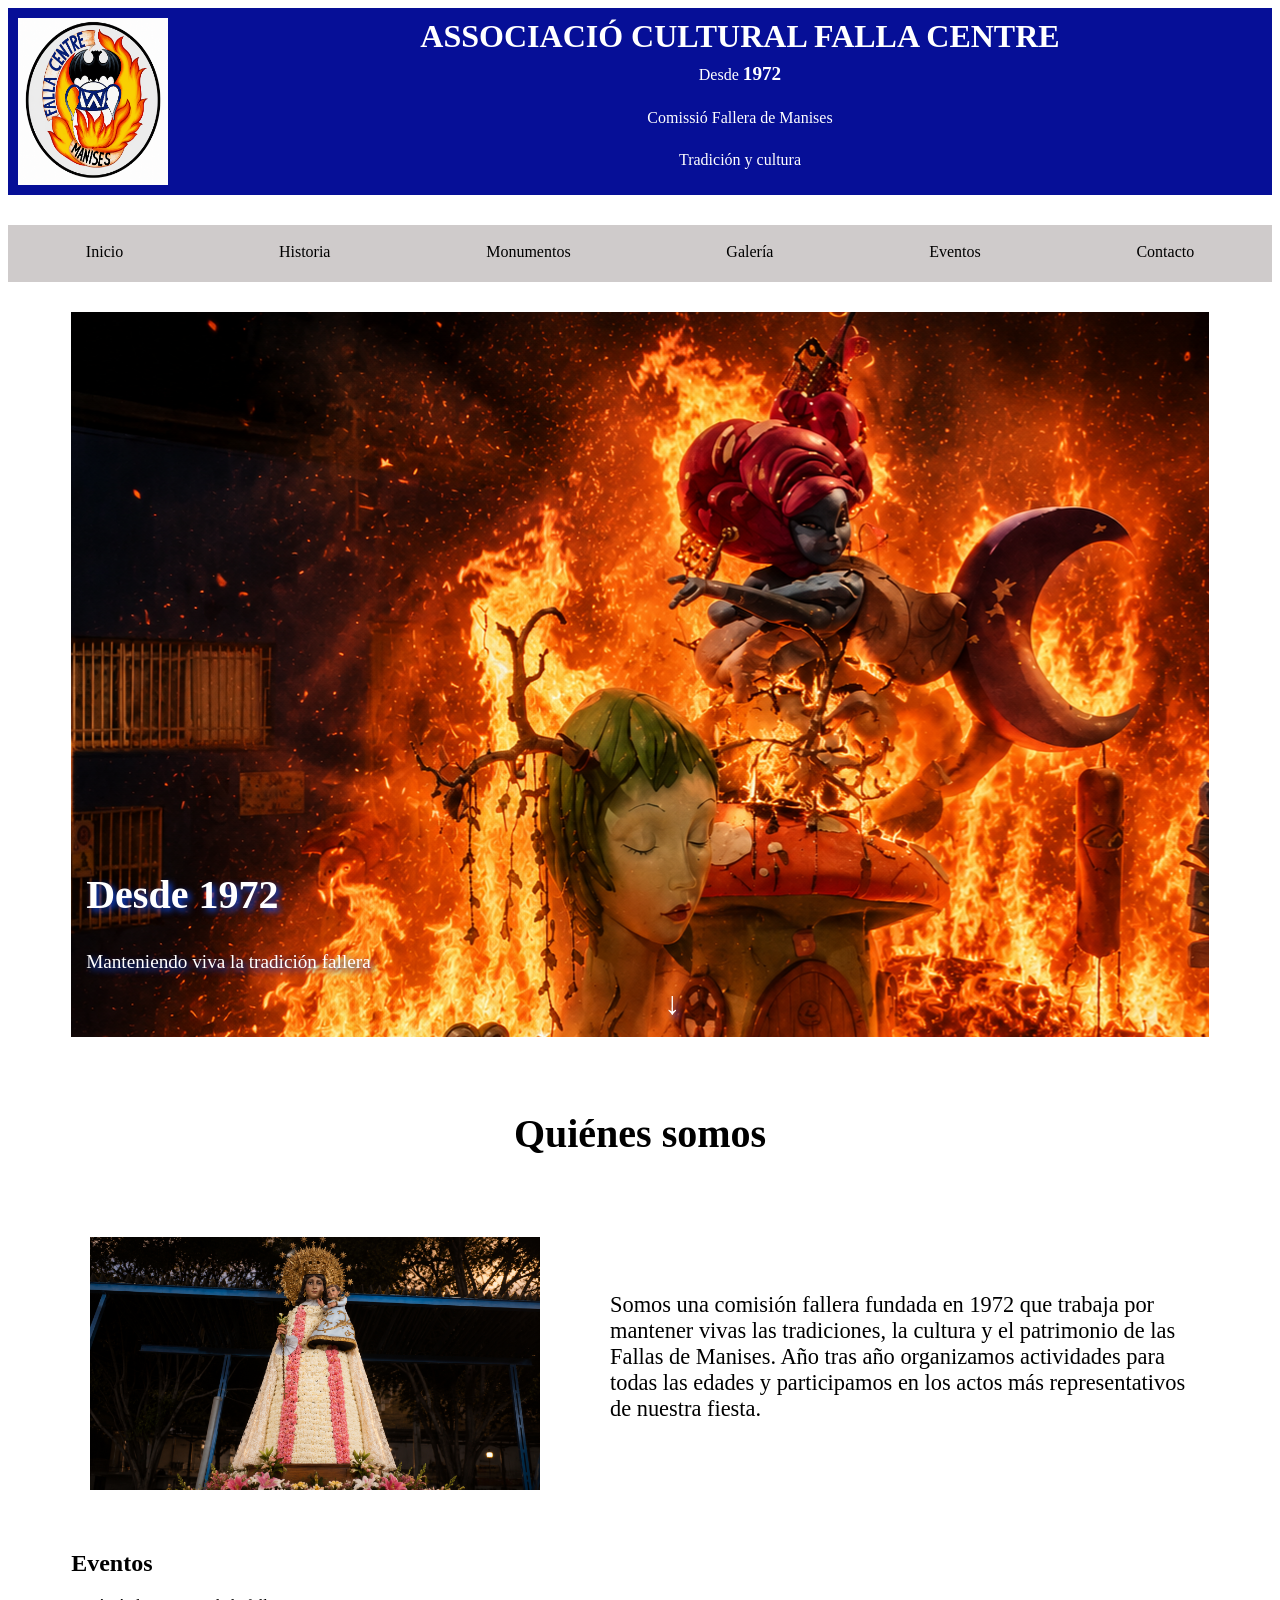
<file: index.html>
<!DOCTYPE html>
<html lang="es">

<head>
    <meta charset="UTF-8">
    <meta name="viewport" content="width=device-width, initial-scale=1.0">
    <title>ASOCIACIÓN CULTURAL FALLA CENTRE</title>
    <link rel="stylesheet" href="style.css">
</head>

<body>

    <header>

        <img id="logo" src="img/Logo falla centro.png" alt="Logo de la Asociación Cultural Falla Centre">

        <div id="informacion">
            <h1>ASSOCIACIÓ CULTURAL FALLA CENTRE</h1>

            <p>Desde <span id="anio">1972</span></p>

            <p>Comissió Fallera de Manises</p>

            <p>Tradición y cultura</p>
        </div>

    </header>

    <nav>

        <a href="#inicio">Inicio</a>
        <a href="#historia">Historia</a>
        <a href="#monumentos">Monumentos</a>
        <a href="#galeria">Galería</a>
        <a href="#eventos">Eventos</a>
        <a href="#contacto">Contacto</a>

    </nav>

    <main>

        <section id="hero">
            <div id="hero-info">
                <h2>Desde 1972</h2>
                <p>Manteniendo viva la tradición fallera</p>
                <span id="flecha">↓</span>
            </div>
        </section>

        <section id="quienes-somos">

            <h2>Quiénes somos</h2>

            <div class="contenido-seccion">

                <img id="img-ofrenda" src="img/Ofrenda-manises.png" alt="Ofrenda manises 2026">

                <div class="texto-seccion">

                    <p>
                        Somos una comisión fallera fundada en 1972 que trabaja por mantener vivas las tradiciones, la
                        cultura y el patrimonio de las Fallas de Manises. Año tras año organizamos actividades para
                        todas las edades y participamos en los actos más representativos de nuestra fiesta.
                    </p>

                </div>

            </div>

        </section>

        <section id="eventos">
            <h2>Eventos</h2>
            <p>Aquí irán los eventos de la falla.</p>
        </section>



    </main>

</body>

</html>
</file>
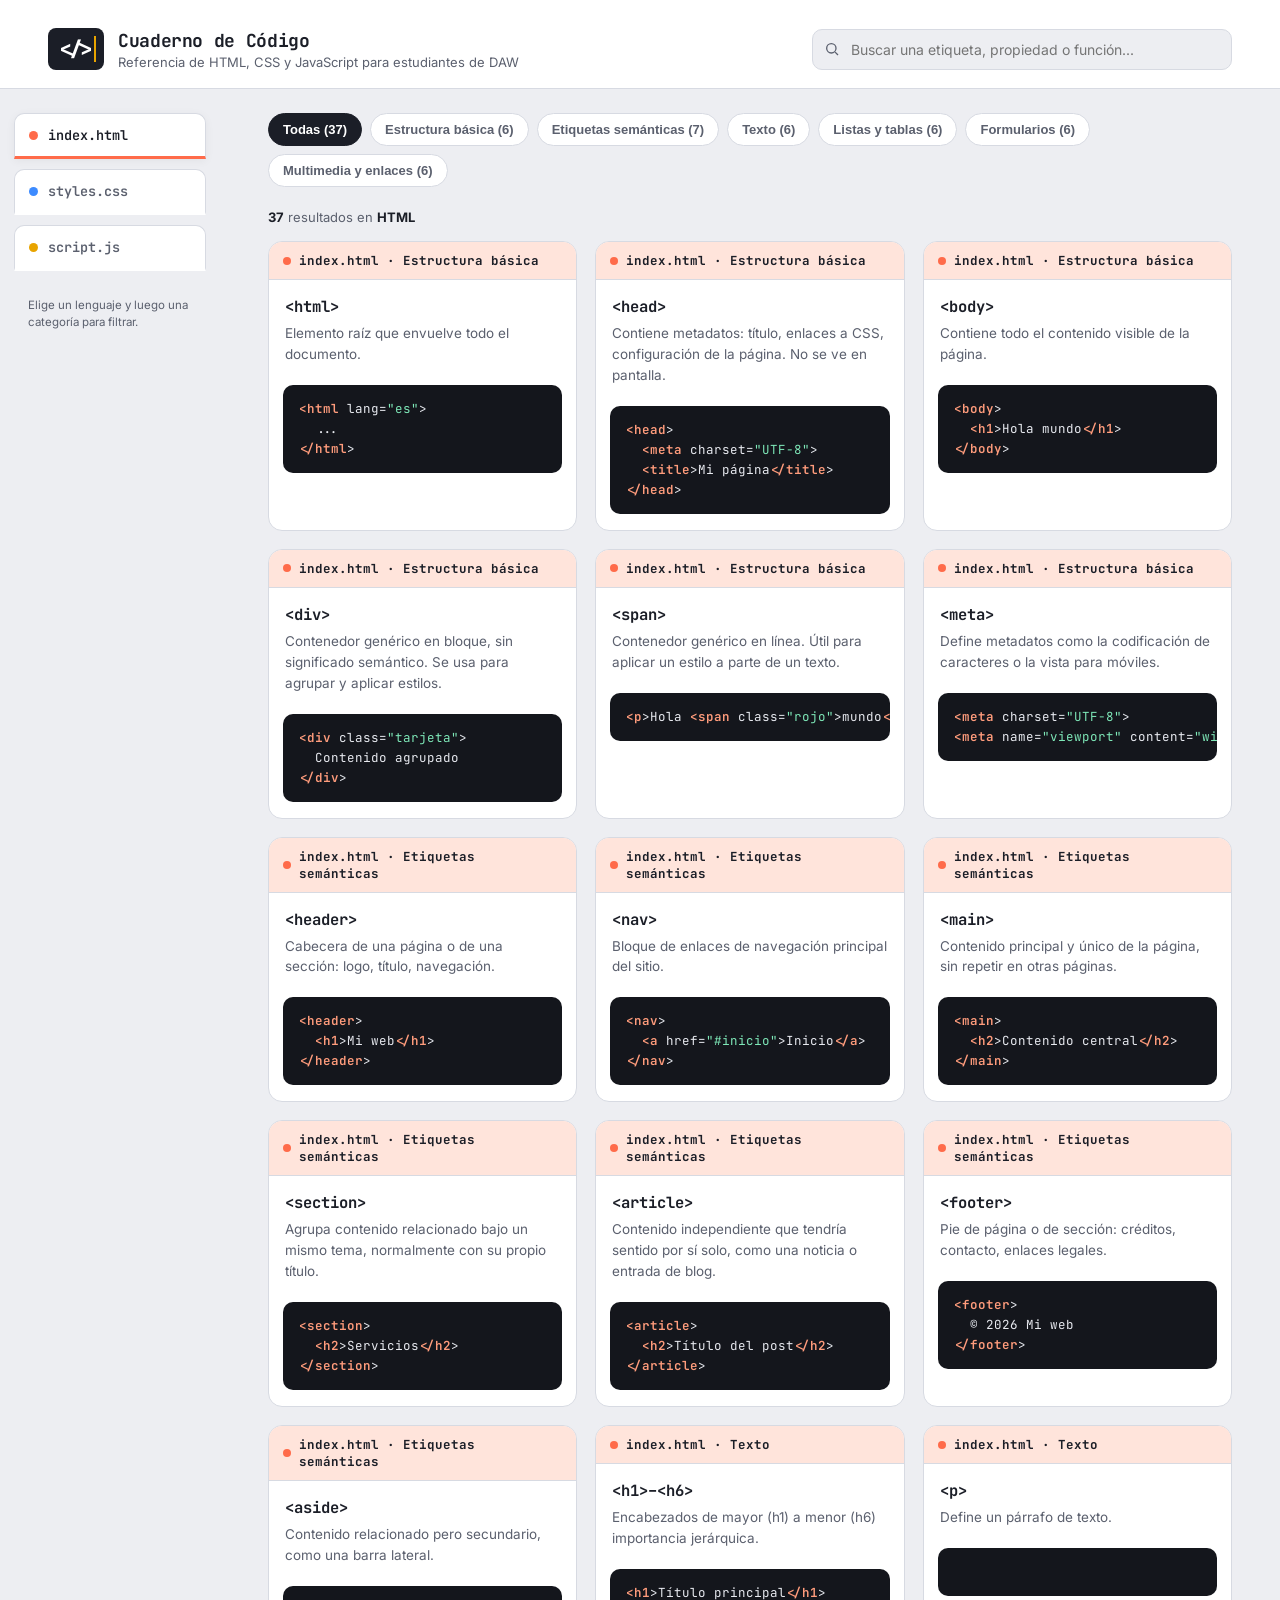
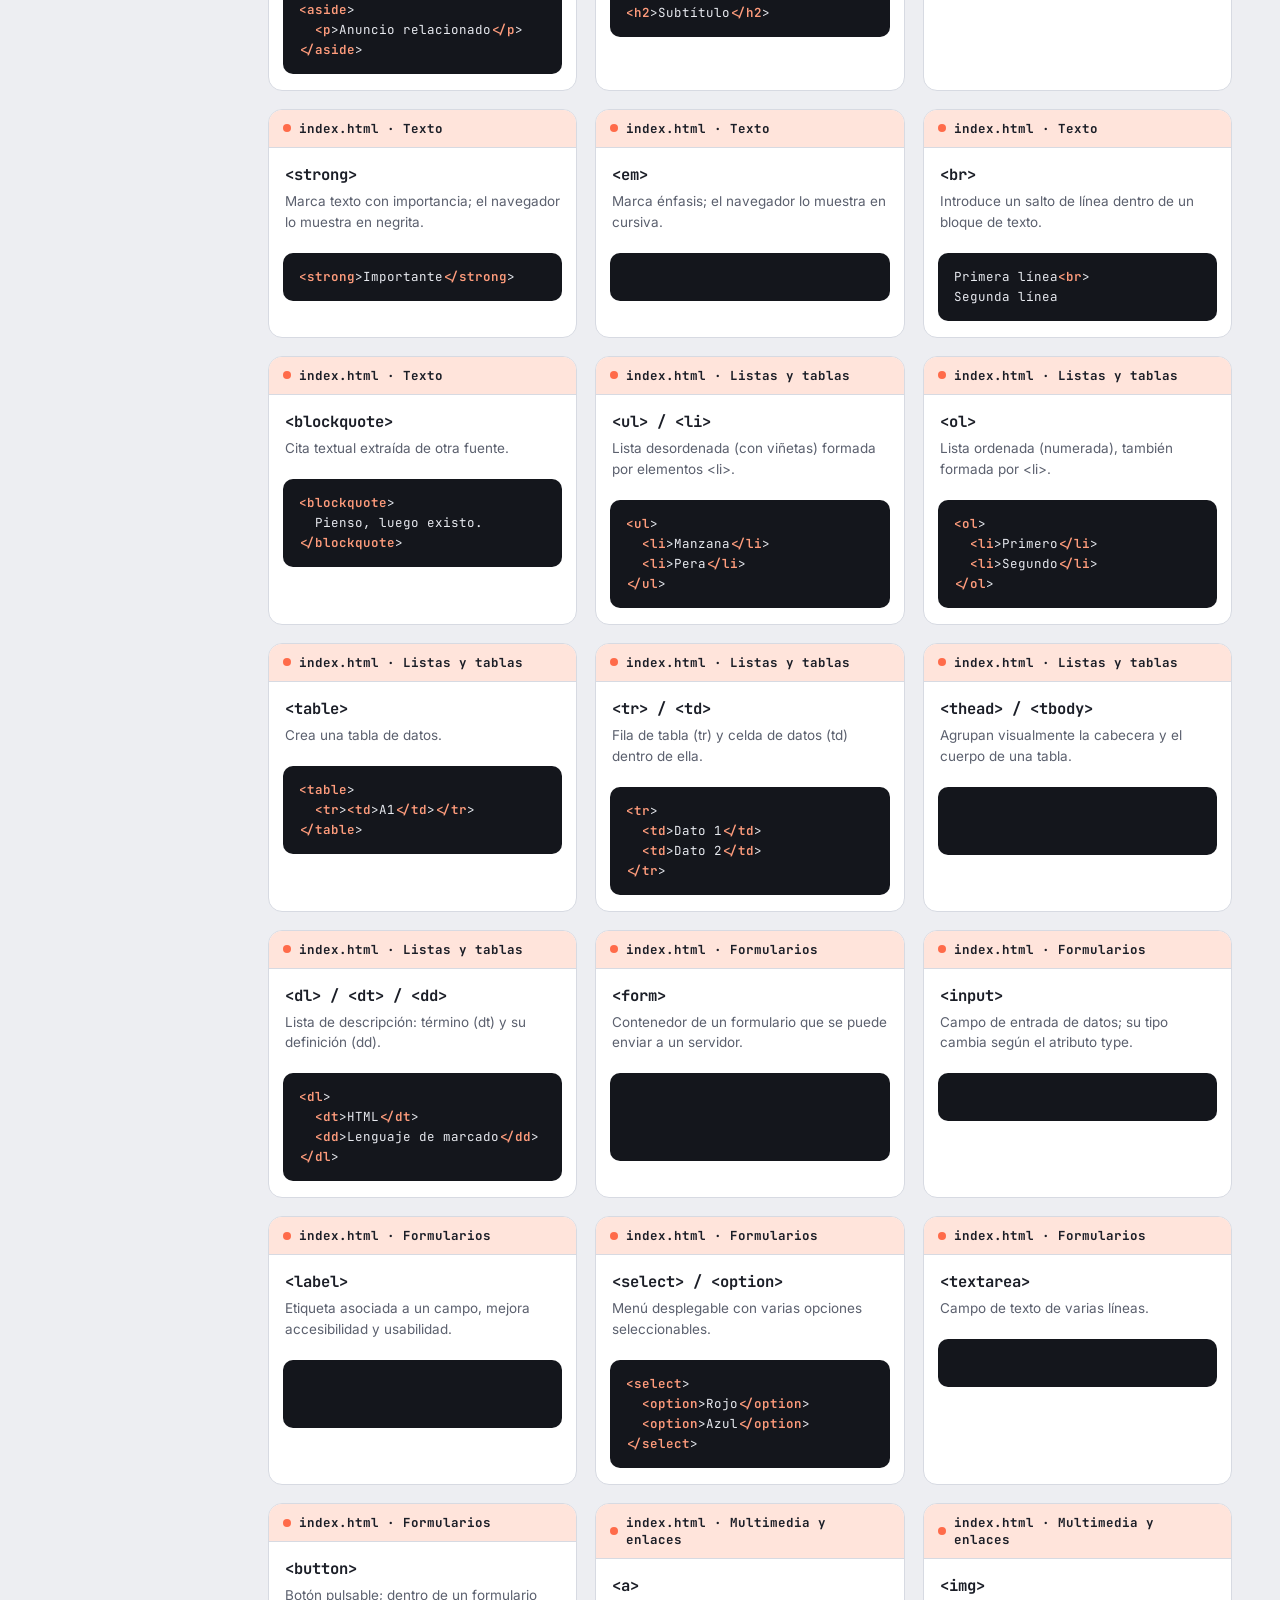
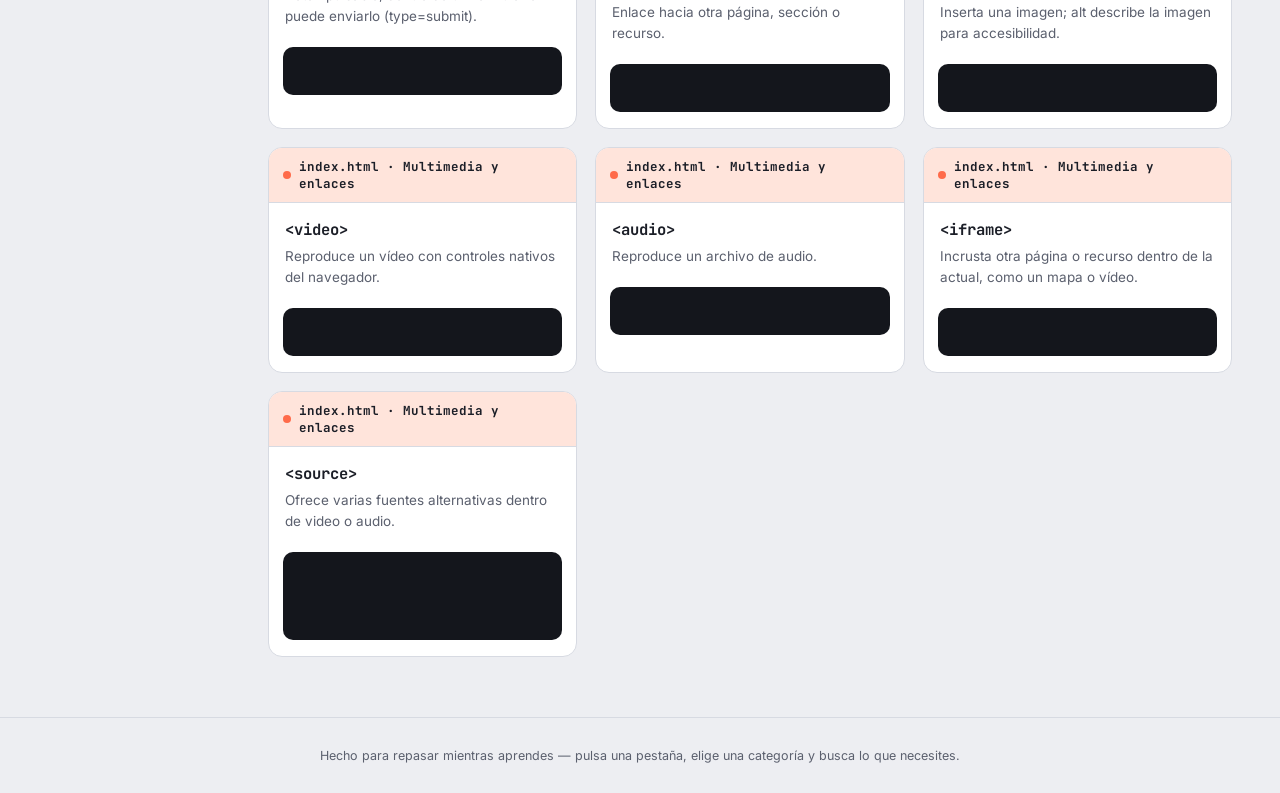
<file: referencia-programacion.html>
<!DOCTYPE html>
<html lang="es">
<head>
<meta charset="UTF-8">
<meta name="viewport" content="width=device-width, initial-scale=1.0">
<title>Cuaderno de Código · Referencia HTML/CSS/JS</title>
<link rel="preconnect" href="https://fonts.googleapis.com">
<link href="https://fonts.googleapis.com/css2?family=JetBrains+Mono:wght@400;500;600;700;800&family=Inter:wght@400;500;600;700&display=swap" rel="stylesheet">
<style>
:root{
  --bg: #EDEEF2;
  --paper: #FFFFFF;
  --ink: #1B1E27;
  --ink-soft: #5B606E;
  --line: #D7DAE2;
  --html-accent: #FF6B4A;
  --html-accent-soft: #FFE4DB;
  --css-accent: #3D8BFF;
  --css-accent-soft: #DCEAFF;
  --js-accent: #E8A400;
  --js-accent-soft: #FFF1CE;
  --accent: #3D8BFF;
  --accent-soft: #DCEAFF;
  --term-bg: #14161C;
  --term-text: #E8EAF0;
  --term-comment: #7C8398;
  --term-string: #7EE8B8;
  --term-keyword: #79B8FF;
  --term-tag: #FF9C7C;
  --radius: 14px;
}

*{box-sizing:border-box;}
html{scroll-behavior:smooth;}
body{
  margin:0;
  background:var(--bg);
  color:var(--ink);
  font-family:'Inter',sans-serif;
  -webkit-font-smoothing:antialiased;
}
code, .mono{font-family:'JetBrains Mono',monospace;}

/* ---------- HEADER ---------- */
header.top{
  padding:28px clamp(16px,4vw,48px) 18px;
  display:flex;
  align-items:center;
  justify-content:space-between;
  gap:24px;
  flex-wrap:wrap;
  border-bottom:1px solid var(--line);
  background:var(--paper);
}
.brand{display:flex;align-items:center;gap:14px;}
.brand-mark{
  font-family:'JetBrains Mono',monospace;
  font-weight:800;
  font-size:20px;
  background:var(--ink);
  color:#fff;
  padding:8px 10px;
  border-radius:8px;
  position:relative;
  overflow:hidden;
}
.brand-mark::after{
  content:'';
  position:absolute;
  right:8px; top:8px; bottom:8px;
  width:2px;
  background:var(--js-accent);
  animation:blink 1.1s steps(1) infinite;
}
@keyframes blink{0%,49%{opacity:1;}50%,100%{opacity:0;}}
.brand h1{
  font-family:'JetBrains Mono',monospace;
  font-size:18px;
  margin:0;
  letter-spacing:-0.02em;
}
.brand p{margin:2px 0 0;font-size:13px;color:var(--ink-soft);}

.search-wrap{
  position:relative;
  min-width:260px;
  flex:1;
  max-width:420px;
}
.search-wrap input{
  width:100%;
  padding:11px 14px 11px 38px;
  border-radius:10px;
  border:1.5px solid var(--line);
  background:var(--bg);
  font-family:'Inter',sans-serif;
  font-size:14px;
  color:var(--ink);
  transition:border-color .15s ease, background .15s ease;
}
.search-wrap input:focus{
  outline:none;
  border-color:var(--accent);
  background:var(--paper);
}
.search-wrap svg{
  position:absolute;left:12px;top:50%;transform:translateY(-50%);
  width:16px;height:16px;color:var(--ink-soft);
}

/* ---------- LAYOUT ---------- */
.layout{
  display:grid;
  grid-template-columns:220px 1fr;
  gap:0;
  align-items:start;
}
@media (max-width:820px){
  .layout{grid-template-columns:1fr;}
}

/* ---------- SIDEBAR : "pestañas de archivo" ---------- */
nav.lang-tabs{
  padding:24px 14px;
  position:sticky;
  top:0;
  display:flex;
  flex-direction:column;
  gap:10px;
}
@media (max-width:820px){
  nav.lang-tabs{
    position:static;
    flex-direction:row;
    overflow-x:auto;
    padding:16px clamp(16px,4vw,48px);
    border-bottom:1px solid var(--line);
    background:var(--paper);
  }
}
.lang-tab{
  --tab-accent:var(--ink);
  display:flex;
  align-items:center;
  gap:10px;
  padding:12px 14px;
  border-radius:10px 10px 0 0;
  border:1.5px solid var(--line);
  border-bottom:3px solid transparent;
  background:var(--paper);
  cursor:pointer;
  font-family:'JetBrains Mono',monospace;
  font-size:13.5px;
  font-weight:600;
  color:var(--ink-soft);
  white-space:nowrap;
  transition:all .15s ease;
  text-align:left;
}
.lang-tab:hover{color:var(--ink);}
.lang-tab .dot{
  width:9px;height:9px;border-radius:50%;
  background:var(--tab-accent);
  flex-shrink:0;
}
.lang-tab.active{
  background:var(--paper);
  color:var(--ink);
  border-color:var(--line);
  border-bottom:3px solid var(--tab-accent);
  box-shadow:0 2px 10px rgba(0,0,0,0.05);
}
.lang-tab[data-lang="html"]{--tab-accent:var(--html-accent);}
.lang-tab[data-lang="css"]{--tab-accent:var(--css-accent);}
.lang-tab[data-lang="js"]{--tab-accent:var(--js-accent);}

.tabs-hint{
  font-size:11.5px;
  color:var(--ink-soft);
  padding:4px 14px 0;
  line-height:1.5;
}
@media (max-width:820px){.tabs-hint{display:none;}}

/* ---------- MAIN ---------- */
main{padding:24px clamp(16px,4vw,48px) 60px;}

.category-row{
  display:flex;
  flex-wrap:wrap;
  gap:8px;
  margin-bottom:22px;
}
.chip{
  padding:8px 14px;
  border-radius:999px;
  border:1.5px solid var(--line);
  background:var(--paper);
  font-size:13px;
  font-weight:600;
  color:var(--ink-soft);
  cursor:pointer;
  transition:all .15s ease;
}
.chip:hover{border-color:var(--accent);color:var(--ink);}
.chip.active{
  background:var(--ink);
  border-color:var(--ink);
  color:#fff;
}

.results-count{
  font-size:13px;
  color:var(--ink-soft);
  margin:0 0 16px;
}
.results-count b{color:var(--ink);}

.grid{
  display:grid;
  grid-template-columns:repeat(auto-fill,minmax(300px,1fr));
  gap:18px;
}

/* ---------- CARD (estilo pestaña de editor) ---------- */
.card{
  background:var(--paper);
  border:1px solid var(--line);
  border-radius:var(--radius);
  overflow:hidden;
  display:flex;
  flex-direction:column;
  transition:transform .15s ease, box-shadow .15s ease;
}
.card:hover{
  transform:translateY(-3px);
  box-shadow:0 10px 24px rgba(20,22,30,0.08);
}
.card-tab{
  display:flex;
  align-items:center;
  gap:8px;
  padding:10px 14px;
  font-family:'JetBrains Mono',monospace;
  font-size:12.5px;
  font-weight:700;
  color:var(--ink);
  background:var(--accent-soft);
  border-bottom:1px solid var(--line);
}
.card-tab .file-dot{
  width:8px;height:8px;border-radius:50%;
  background:var(--accent);
}
.card-body{padding:16px 16px 6px;}
.card-body h3{
  margin:0 0 6px;
  font-size:15.5px;
  font-family:'JetBrains Mono',monospace;
}
.card-body p{
  margin:0;
  font-size:13.5px;
  line-height:1.55;
  color:var(--ink-soft);
}
.card pre{
  margin:14px 14px 16px;
  background:var(--term-bg);
  color:var(--term-text);
  padding:14px 16px;
  border-radius:10px;
  font-size:12.5px;
  line-height:1.6;
  overflow-x:auto;
  font-family:'JetBrains Mono',monospace;
}
.tok-comment{color:var(--term-comment);font-style:italic;}
.tok-string{color:var(--term-string);}
.tok-keyword{color:var(--term-keyword);font-weight:600;}
.tok-tag{color:var(--term-tag);font-weight:600;}

.empty-state{
  padding:60px 20px;
  text-align:center;
  color:var(--ink-soft);
}
.empty-state .mono{font-size:32px;display:block;margin-bottom:10px;}

footer.site-footer{
  text-align:center;
  padding:30px;
  font-size:12.5px;
  color:var(--ink-soft);
  border-top:1px solid var(--line);
}

:focus-visible{outline:2.5px solid var(--accent);outline-offset:2px;}

@media (prefers-reduced-motion:reduce){
  *{animation:none !important;transition:none !important;}
}
</style>
</head>
<body>

<header class="top">
  <div class="brand">
    <div class="brand-mark">&lt;/&gt;</div>
    <div>
      <h1>Cuaderno de Código</h1>
      <p>Referencia de HTML, CSS y JavaScript para estudiantes de DAW</p>
    </div>
  </div>
  <div class="search-wrap">
    <svg viewBox="0 0 24 24" fill="none" stroke="currentColor" stroke-width="2"><circle cx="11" cy="11" r="7"/><line x1="21" y1="21" x2="16.65" y2="16.65"/></svg>
    <input id="searchInput" type="text" placeholder="Buscar una etiqueta, propiedad o función...">
  </div>
</header>

<div class="layout">
  <nav class="lang-tabs" id="langTabs"></nav>

  <main>
    <div class="category-row" id="categoryRow"></div>
    <p class="results-count" id="resultsCount"></p>
    <div class="grid" id="grid"></div>
  </main>
</div>

<footer class="site-footer">Hecho para repasar mientras aprendes — pulsa una pestaña, elige una categoría y busca lo que necesites.</footer>

<script>
/* ============================================================
   DATOS: entradas organizadas por lenguaje > categoría
   ============================================================ */
const DATA = {
  html: {
    label: "HTML", file: "index.html", accentVar: "--html-accent", accentSoftVar: "--html-accent-soft",
    categories: [
      { id:"estructura", label:"Estructura básica", items:[
        { name:"&lt;html&gt;", desc:"Elemento raíz que envuelve todo el documento.", code:`&lt;html lang="es"&gt;\n  ...\n&lt;/html&gt;` },
        { name:"&lt;head&gt;", desc:"Contiene metadatos: título, enlaces a CSS, configuración de la página. No se ve en pantalla.", code:`&lt;head&gt;\n  &lt;meta charset="UTF-8"&gt;\n  &lt;title&gt;Mi página&lt;/title&gt;\n&lt;/head&gt;` },
        { name:"&lt;body&gt;", desc:"Contiene todo el contenido visible de la página.", code:`&lt;body&gt;\n  &lt;h1&gt;Hola mundo&lt;/h1&gt;\n&lt;/body&gt;` },
        { name:"&lt;div&gt;", desc:"Contenedor genérico en bloque, sin significado semántico. Se usa para agrupar y aplicar estilos.", code:`&lt;div class="tarjeta"&gt;\n  Contenido agrupado\n&lt;/div&gt;` },
        { name:"&lt;span&gt;", desc:"Contenedor genérico en línea. Útil para aplicar un estilo a parte de un texto.", code:`&lt;p&gt;Hola &lt;span class="rojo"&gt;mundo&lt;/span&gt;&lt;/p&gt;` },
        { name:"&lt;meta&gt;", desc:"Define metadatos como la codificación de caracteres o la vista para móviles.", code:`&lt;meta charset="UTF-8"&gt;\n&lt;meta name="viewport" content="width=device-width"&gt;` },
      ]},
      { id:"semantica", label:"Etiquetas semánticas", items:[
        { name:"&lt;header&gt;", desc:"Cabecera de una página o de una sección: logo, título, navegación.", code:`&lt;header&gt;\n  &lt;h1&gt;Mi web&lt;/h1&gt;\n&lt;/header&gt;` },
        { name:"&lt;nav&gt;", desc:"Bloque de enlaces de navegación principal del sitio.", code:`&lt;nav&gt;\n  &lt;a href="#inicio"&gt;Inicio&lt;/a&gt;\n&lt;/nav&gt;` },
        { name:"&lt;main&gt;", desc:"Contenido principal y único de la página, sin repetir en otras páginas.", code:`&lt;main&gt;\n  &lt;h2&gt;Contenido central&lt;/h2&gt;\n&lt;/main&gt;` },
        { name:"&lt;section&gt;", desc:"Agrupa contenido relacionado bajo un mismo tema, normalmente con su propio título.", code:`&lt;section&gt;\n  &lt;h2&gt;Servicios&lt;/h2&gt;\n&lt;/section&gt;` },
        { name:"&lt;article&gt;", desc:"Contenido independiente que tendría sentido por sí solo, como una noticia o entrada de blog.", code:`&lt;article&gt;\n  &lt;h2&gt;Título del post&lt;/h2&gt;\n&lt;/article&gt;` },
        { name:"&lt;footer&gt;", desc:"Pie de página o de sección: créditos, contacto, enlaces legales.", code:`&lt;footer&gt;\n  &copy; 2026 Mi web\n&lt;/footer&gt;` },
        { name:"&lt;aside&gt;", desc:"Contenido relacionado pero secundario, como una barra lateral.", code:`&lt;aside&gt;\n  &lt;p&gt;Anuncio relacionado&lt;/p&gt;\n&lt;/aside&gt;` },
      ]},
      { id:"texto", label:"Texto", items:[
        { name:"&lt;h1&gt;–&lt;h6&gt;", desc:"Encabezados de mayor (h1) a menor (h6) importancia jerárquica.", code:`&lt;h1&gt;Título principal&lt;/h1&gt;\n&lt;h2&gt;Subtítulo&lt;/h2&gt;` },
        { name:"&lt;p&gt;", desc:"Define un párrafo de texto.", code:`&lt;p&gt;Este es un párrafo normal.&lt;/p&gt;` },
        { name:"&lt;strong&gt;", desc:"Marca texto con importancia; el navegador lo muestra en negrita.", code:`&lt;strong&gt;Importante&lt;/strong&gt;` },
        { name:"&lt;em&gt;", desc:"Marca énfasis; el navegador lo muestra en cursiva.", code:`&lt;em&gt;Énfasis en esta palabra&lt;/em&gt;` },
        { name:"&lt;br&gt;", desc:"Introduce un salto de línea dentro de un bloque de texto.", code:`Primera línea&lt;br&gt;\nSegunda línea` },
        { name:"&lt;blockquote&gt;", desc:"Cita textual extraída de otra fuente.", code:`&lt;blockquote&gt;\n  Pienso, luego existo.\n&lt;/blockquote&gt;` },
      ]},
      { id:"listas-tablas", label:"Listas y tablas", items:[
        { name:"&lt;ul&gt; / &lt;li&gt;", desc:"Lista desordenada (con viñetas) formada por elementos &lt;li&gt;.", code:`&lt;ul&gt;\n  &lt;li&gt;Manzana&lt;/li&gt;\n  &lt;li&gt;Pera&lt;/li&gt;\n&lt;/ul&gt;` },
        { name:"&lt;ol&gt;", desc:"Lista ordenada (numerada), también formada por &lt;li&gt;.", code:`&lt;ol&gt;\n  &lt;li&gt;Primero&lt;/li&gt;\n  &lt;li&gt;Segundo&lt;/li&gt;\n&lt;/ol&gt;` },
        { name:"&lt;table&gt;", desc:"Crea una tabla de datos.", code:`&lt;table&gt;\n  &lt;tr&gt;&lt;td&gt;A1&lt;/td&gt;&lt;/tr&gt;\n&lt;/table&gt;` },
        { name:"&lt;tr&gt; / &lt;td&gt;", desc:"Fila de tabla (tr) y celda de datos (td) dentro de ella.", code:`&lt;tr&gt;\n  &lt;td&gt;Dato 1&lt;/td&gt;\n  &lt;td&gt;Dato 2&lt;/td&gt;\n&lt;/tr&gt;` },
        { name:"&lt;thead&gt; / &lt;tbody&gt;", desc:"Agrupan visualmente la cabecera y el cuerpo de una tabla.", code:`&lt;thead&gt;&lt;tr&gt;&lt;th&gt;Nombre&lt;/th&gt;&lt;/tr&gt;&lt;/thead&gt;\n&lt;tbody&gt;&lt;tr&gt;&lt;td&gt;Ana&lt;/td&gt;&lt;/tr&gt;&lt;/tbody&gt;` },
        { name:"&lt;dl&gt; / &lt;dt&gt; / &lt;dd&gt;", desc:"Lista de descripción: término (dt) y su definición (dd).", code:`&lt;dl&gt;\n  &lt;dt&gt;HTML&lt;/dt&gt;\n  &lt;dd&gt;Lenguaje de marcado&lt;/dd&gt;\n&lt;/dl&gt;` },
      ]},
      { id:"formularios", label:"Formularios", items:[
        { name:"&lt;form&gt;", desc:"Contenedor de un formulario que se puede enviar a un servidor.", code:`&lt;form action="/enviar" method="post"&gt;\n  ...\n&lt;/form&gt;` },
        { name:"&lt;input&gt;", desc:"Campo de entrada de datos; su tipo cambia según el atributo type.", code:`&lt;input type="email" placeholder="tu@correo.com"&gt;` },
        { name:"&lt;label&gt;", desc:"Etiqueta asociada a un campo, mejora accesibilidad y usabilidad.", code:`&lt;label for="nombre"&gt;Nombre&lt;/label&gt;\n&lt;input id="nombre"&gt;` },
        { name:"&lt;select&gt; / &lt;option&gt;", desc:"Menú desplegable con varias opciones seleccionables.", code:`&lt;select&gt;\n  &lt;option&gt;Rojo&lt;/option&gt;\n  &lt;option&gt;Azul&lt;/option&gt;\n&lt;/select&gt;` },
        { name:"&lt;textarea&gt;", desc:"Campo de texto de varias líneas.", code:`&lt;textarea rows="4"&gt;Escribe aquí...&lt;/textarea&gt;` },
        { name:"&lt;button&gt;", desc:"Botón pulsable; dentro de un formulario puede enviarlo (type=submit).", code:`&lt;button type="submit"&gt;Enviar&lt;/button&gt;` },
      ]},
      { id:"multimedia", label:"Multimedia y enlaces", items:[
        { name:"&lt;a&gt;", desc:"Enlace hacia otra página, sección o recurso.", code:`&lt;a href="https://ejemplo.com"&gt;Visitar&lt;/a&gt;` },
        { name:"&lt;img&gt;", desc:"Inserta una imagen; alt describe la imagen para accesibilidad.", code:`&lt;img src="foto.jpg" alt="Descripción de la foto"&gt;` },
        { name:"&lt;video&gt;", desc:"Reproduce un vídeo con controles nativos del navegador.", code:`&lt;video src="clip.mp4" controls&gt;&lt;/video&gt;` },
        { name:"&lt;audio&gt;", desc:"Reproduce un archivo de audio.", code:`&lt;audio src="cancion.mp3" controls&gt;&lt;/audio&gt;` },
        { name:"&lt;iframe&gt;", desc:"Incrusta otra página o recurso dentro de la actual, como un mapa o vídeo.", code:`&lt;iframe src="https://ejemplo.com"&gt;&lt;/iframe&gt;` },
        { name:"&lt;source&gt;", desc:"Ofrece varias fuentes alternativas dentro de video o audio.", code:`&lt;video controls&gt;\n  &lt;source src="clip.webm" type="video/webm"&gt;\n&lt;/video&gt;` },
      ]},
    ]
  },

  css: {
    label: "CSS", file: "styles.css", accentVar: "--css-accent", accentSoftVar: "--css-accent-soft",
    categories: [
      { id:"selectores", label:"Selectores", items:[
        { name:".clase", desc:"Selecciona todos los elementos con esa clase.", code:`.tarjeta {\n  padding: 16px;\n}` },
        { name:"#id", desc:"Selecciona el único elemento con ese identificador.", code:`#logo {\n  width: 120px;\n}` },
        { name:"elemento", desc:"Selecciona todos los elementos de ese tipo (etiqueta).", code:`p {\n  line-height: 1.5;\n}` },
        { name:":hover", desc:"Pseudo-clase que aplica el estilo cuando el ratón está encima.", code:`button:hover {\n  background: #333;\n}` },
        { name:"::before", desc:"Pseudo-elemento que inserta contenido antes del elemento.", code:`.icono::before {\n  content: "★";\n}` },
        { name:"A B (descendiente)", desc:"Selecciona B dentro de A, sin importar el nivel de anidación.", code:`nav a {\n  color: white;\n}` },
      ]},
      { id:"colores", label:"Colores y fondos", items:[
        { name:"color", desc:"Define el color del texto.", code:`p {\n  color: #1B1E27;\n}` },
        { name:"background-color", desc:"Define el color de fondo de un elemento.", code:`.tarjeta {\n  background-color: #F4F4F4;\n}` },
        { name:"background-image", desc:"Coloca una imagen de fondo.", code:`.hero {\n  background-image: url("fondo.jpg");\n}` },
        { name:"linear-gradient()", desc:"Crea un degradado de colores, usado normalmente en background.", code:`.banner {\n  background: linear-gradient(90deg, #3D8BFF, #7EE8B8);\n}` },
        { name:"opacity", desc:"Controla la transparencia general del elemento (0 a 1).", code:`.overlay {\n  opacity: 0.6;\n}` },
      ]},
      { id:"tipografia", label:"Tipografía", items:[
        { name:"font-family", desc:"Define la fuente tipográfica del texto.", code:`body {\n  font-family: "Inter", sans-serif;\n}` },
        { name:"font-size", desc:"Define el tamaño del texto.", code:`h1 {\n  font-size: 2rem;\n}` },
        { name:"font-weight", desc:"Define el grosor de la fuente (normal, bold, o un número 100-900).", code:`strong {\n  font-weight: 700;\n}` },
        { name:"text-align", desc:"Alinea el texto horizontalmente dentro de su contenedor.", code:`.titulo {\n  text-align: center;\n}` },
        { name:"line-height", desc:"Define la altura de línea, mejora la legibilidad de párrafos.", code:`p {\n  line-height: 1.6;\n}` },
        { name:"text-decoration", desc:"Añade o quita subrayado, tachado, etc.", code:`a {\n  text-decoration: none;\n}` },
      ]},
      { id:"caja", label:"Caja y espaciado", items:[
        { name:"margin", desc:"Espacio exterior alrededor del elemento, fuera de su borde.", code:`.tarjeta {\n  margin: 20px auto;\n}` },
        { name:"padding", desc:"Espacio interior entre el borde del elemento y su contenido.", code:`.tarjeta {\n  padding: 16px 20px;\n}` },
        { name:"border", desc:"Dibuja un borde alrededor del elemento.", code:`.tarjeta {\n  border: 1px solid #D7DAE2;\n}` },
        { name:"box-sizing", desc:"Con border-box, el padding y el borde se incluyen dentro del ancho total.", code:`* {\n  box-sizing: border-box;\n}` },
        { name:"width / height", desc:"Definen el ancho y el alto de un elemento.", code:`.avatar {\n  width: 60px;\n  height: 60px;\n}` },
        { name:"border-radius", desc:"Redondea las esquinas de un elemento.", code:`.avatar {\n  border-radius: 50%;\n}` },
      ]},
      { id:"flexbox", label:"Flexbox", items:[
        { name:"display: flex", desc:"Convierte al elemento en un contenedor flexible para sus hijos directos.", code:`.contenedor {\n  display: flex;\n}` },
        { name:"justify-content", desc:"Alinea los elementos en el eje principal (normalmente horizontal).", code:`.contenedor {\n  display: flex;\n  justify-content: space-between;\n}` },
        { name:"align-items", desc:"Alinea los elementos en el eje transversal (normalmente vertical).", code:`.contenedor {\n  display: flex;\n  align-items: center;\n}` },
        { name:"flex-direction", desc:"Define si los hijos se colocan en fila o en columna.", code:`.contenedor {\n  flex-direction: column;\n}` },
        { name:"flex-wrap", desc:"Permite que los elementos pasen a la siguiente línea si no caben.", code:`.contenedor {\n  flex-wrap: wrap;\n}` },
        { name:"gap", desc:"Define el espacio entre los elementos flexibles.", code:`.contenedor {\n  display: flex;\n  gap: 12px;\n}` },
      ]},
      { id:"grid", label:"Grid", items:[
        { name:"display: grid", desc:"Convierte al elemento en un contenedor de cuadrícula (grid).", code:`.galeria {\n  display: grid;\n}` },
        { name:"grid-template-columns", desc:"Define el número y ancho de las columnas.", code:`.galeria {\n  grid-template-columns: repeat(3, 1fr);\n}` },
        { name:"grid-template-areas", desc:"Define zonas con nombre para organizar el diseño visualmente.", code:`.pagina {\n  grid-template-areas:\n    "cabecera cabecera"\n    "menu contenido";\n}` },
        { name:"gap", desc:"Define el espacio entre filas y columnas del grid.", code:`.galeria {\n  display: grid;\n  gap: 16px;\n}` },
        { name:"grid-column", desc:"Hace que un elemento ocupe varias columnas.", code:`.destacado {\n  grid-column: span 2;\n}` },
      ]},
      { id:"posicion-anim", label:"Posicionamiento y animación", items:[
        { name:"position", desc:"Define cómo se posiciona el elemento: static, relative, absolute, fixed o sticky.", code:`.modal {\n  position: fixed;\n  top: 0;\n  left: 0;\n}` },
        { name:"z-index", desc:"Define el orden de apilado entre elementos superpuestos.", code:`.modal {\n  z-index: 100;\n}` },
        { name:"transition", desc:"Anima el cambio de un valor CSS de forma suave.", code:`button {\n  transition: background 0.2s ease;\n}` },
        { name:"@keyframes / animation", desc:"Define una animación con varios pasos y la aplica a un elemento.", code:`@keyframes aparecer {\n  from { opacity: 0; }\n  to { opacity: 1; }\n}\n.tarjeta {\n  animation: aparecer 0.4s ease;\n}` },
        { name:"transform", desc:"Aplica transformaciones: mover, rotar, escalar o inclinar un elemento.", code:`.icono:hover {\n  transform: scale(1.1);\n}` },
        { name:"@media", desc:"Aplica estilos solo cuando se cumple una condición, como el ancho de pantalla.", code:`@media (max-width: 600px) {\n  .menu { display: none; }\n}` },
      ]},
    ]
  },

  js: {
    label: "JavaScript", file: "script.js", accentVar: "--js-accent", accentSoftVar: "--js-accent-soft",
    categories: [
      { id:"variables", label:"Variables y tipos", items:[
        { name:"let", desc:"Declara una variable que puede cambiar de valor y cuyo alcance es el bloque.", code:`let edad = 20;\nedad = 21;` },
        { name:"const", desc:"Declara una variable cuyo valor no se puede reasignar.", code:`const PI = 3.1416;` },
        { name:"var", desc:"Forma antigua de declarar variables; su alcance es la función, no el bloque. Se recomienda usar let o const.", code:`var nombre = "Ana";` },
        { name:"typeof", desc:"Devuelve el tipo de dato de un valor como texto.", code:`typeof "hola"; // "string"\ntypeof 5;      // "number"` },
        { name:"Plantillas de texto", desc:"Permiten insertar variables dentro de un texto usando comillas invertidas.", code:'const nombre = "Luis";\nconsole.log(\\`Hola, ${nombre}!\\`);' },
        { name:"null / undefined", desc:"null representa la ausencia intencionada de valor; undefined indica que una variable no tiene valor asignado.", code:`let x;\nconsole.log(x); // undefined\nlet y = null;` },
      ]},
      { id:"operadores", label:"Operadores y condicionales", items:[
        { name:"if / else", desc:"Ejecuta un bloque de código según se cumpla o no una condición.", code:`if (edad >= 18) {\n  console.log("Mayor de edad");\n} else {\n  console.log("Menor de edad");\n}` },
        { name:"switch", desc:"Compara un valor con varios casos posibles y ejecuta el que coincide.", code:`switch (dia) {\n  case 1:\n    console.log("Lunes");\n    break;\n  default:\n    console.log("Otro día");\n}` },
        { name:"Operador ternario", desc:"Forma abreviada de un if/else que devuelve un valor.", code:`const mensaje = edad >= 18 ? "Adulto" : "Menor";` },
        { name:"=== / !==", desc:"Comparan igualdad o desigualdad estricta, sin convertir tipos.", code:`5 === "5";  // false\n5 === 5;    // true` },
        { name:"&& / ||", desc:"Operadores lógicos Y (ambas condiciones) y O (al menos una condición).", code:`if (edad >= 18 && tieneCarnet) {\n  console.log("Puede conducir");\n}` },
      ]},
      { id:"bucles", label:"Bucles", items:[
        { name:"for", desc:"Repite un bloque de código un número determinado de veces.", code:`for (let i = 0; i < 5; i++) {\n  console.log(i);\n}` },
        { name:"while", desc:"Repite un bloque mientras se cumpla una condición.", code:`let i = 0;\nwhile (i < 5) {\n  console.log(i);\n  i++;\n}` },
        { name:"do...while", desc:"Igual que while, pero ejecuta el bloque al menos una vez antes de comprobar la condición.", code:`let i = 0;\ndo {\n  console.log(i);\n  i++;\n} while (i < 5);` },
        { name:"for...of", desc:"Recorre los valores de un elemento iterable, como un array.", code:`const frutas = ["manzana", "pera"];\nfor (const fruta of frutas) {\n  console.log(fruta);\n}` },
        { name:"for...in", desc:"Recorre las claves (propiedades) de un objeto.", code:`const persona = { nombre: "Ana", edad: 20 };\nfor (const clave in persona) {\n  console.log(clave);\n}` },
        { name:"forEach()", desc:"Método de array que ejecuta una función por cada elemento.", code:`[1, 2, 3].forEach(n => console.log(n));` },
      ]},
      { id:"funciones", label:"Funciones", items:[
        { name:"function", desc:"Declara una función con nombre, reutilizable en cualquier parte del código.", code:`function saludar(nombre) {\n  return "Hola " + nombre;\n}` },
        { name:"Arrow function", desc:"Sintaxis abreviada para escribir funciones, muy usada en funciones cortas.", code:`const sumar = (a, b) => a + b;` },
        { name:"Parámetros por defecto", desc:"Asignan un valor a un parámetro si no se pasa ninguno al llamar la función.", code:`function saludar(nombre = "invitado") {\n  return "Hola " + nombre;\n}` },
        { name:"return", desc:"Devuelve un valor desde la función y termina su ejecución.", code:`function doblar(n) {\n  return n * 2;\n}` },
        { name:"Rest parameters (...)", desc:"Agrupa un número indefinido de argumentos en un array.", code:`function sumarTodo(...numeros) {\n  return numeros.reduce((a, b) => a + b, 0);\n}` },
      ]},
      { id:"arrays", label:"Arrays", items:[
        { name:"map()", desc:"Crea un nuevo array transformando cada elemento del original.", code:`const dobles = [1, 2, 3].map(n => n * 2);\n// [2, 4, 6]` },
        { name:"filter()", desc:"Crea un nuevo array solo con los elementos que cumplen una condición.", code:`const pares = [1, 2, 3, 4].filter(n => n % 2 === 0);\n// [2, 4]` },
        { name:"reduce()", desc:"Reduce todo el array a un único valor acumulado.", code:`const total = [1, 2, 3].reduce((acc, n) => acc + n, 0);\n// 6` },
        { name:"push() / pop()", desc:"push añade un elemento al final; pop elimina el último elemento.", code:`const lista = [1, 2];\nlista.push(3); // [1, 2, 3]\nlista.pop();   // [1, 2]` },
        { name:"find()", desc:"Devuelve el primer elemento que cumple una condición, o undefined.", code:`const numeros = [4, 9, 16];\nconst mayor = numeros.find(n => n > 8);\n// 9` },
        { name:"includes()", desc:"Comprueba si un array contiene un valor determinado.", code:`[1, 2, 3].includes(2); // true` },
      ]},
      { id:"objetos", label:"Objetos", items:[
        { name:"Propiedades y métodos", desc:"Un objeto agrupa datos (propiedades) y funciones (métodos) relacionados.", code:`const persona = {\n  nombre: "Ana",\n  saludar() {\n    return "Hola, soy " + this.nombre;\n  }\n};` },
        { name:"Destructuring", desc:"Extrae propiedades de un objeto y las guarda en variables directamente.", code:`const { nombre, edad } = persona;` },
        { name:"Object.keys() / values() / entries()", desc:"Devuelven, respectivamente, las claves, los valores o pares [clave, valor] de un objeto.", code:`Object.keys({ a: 1, b: 2 });\n// ["a", "b"]` },
        { name:"Spread (...)", desc:"Copia o combina las propiedades de uno o varios objetos en uno nuevo.", code:`const base = { color: "azul" };\nconst extendido = { ...base, talla: "M" };` },
        { name:"JSON.stringify() / parse()", desc:"Convierten un objeto a texto JSON y viceversa.", code:`const texto = JSON.stringify({ a: 1 });\nconst objeto = JSON.parse(texto);` },
      ]},
      { id:"dom", label:"DOM y eventos", items:[
        { name:"querySelector()", desc:"Devuelve el primer elemento que coincide con un selector CSS.", code:`const boton = document.querySelector(".btn");` },
        { name:"getElementById()", desc:"Devuelve el elemento que tiene ese id exacto.", code:`const titulo = document.getElementById("titulo");` },
        { name:"addEventListener()", desc:"Añade un manejador de eventos a un elemento, como un clic.", code:`boton.addEventListener("click", () => {\n  console.log("¡Clic!");\n});` },
        { name:"createElement()", desc:"Crea un nuevo elemento HTML de forma dinámica desde JavaScript.", code:`const p = document.createElement("p");\np.textContent = "Nuevo párrafo";\ndocument.body.appendChild(p);` },
        { name:"classList", desc:"Permite añadir, quitar o alternar clases CSS de un elemento.", code:`elemento.classList.add("activo");\nelemento.classList.toggle("oculto");` },
        { name:"innerHTML / textContent", desc:"innerHTML inserta HTML dentro de un elemento; textContent inserta solo texto plano.", code:`div.textContent = "Texto seguro";\ndiv.innerHTML = "&lt;strong&gt;Texto en negrita&lt;/strong&gt;";` },
      ]},
      { id:"async", label:"Asincronía y utilidades", items:[
        { name:"setTimeout()", desc:"Ejecuta una función una sola vez, tras un tiempo determinado (en milisegundos).", code:`setTimeout(() => {\n  console.log("Han pasado 2 segundos");\n}, 2000);` },
        { name:"Promise", desc:"Representa un valor que estará disponible en el futuro, con éxito o error.", code:`const promesa = new Promise((resolve, reject) => {\n  resolve("Listo");\n});` },
        { name:"async / await", desc:"Permite escribir código asíncrono con una sintaxis parecida al código síncrono.", code:`async function obtenerDatos() {\n  const respuesta = await fetch("/api/datos");\n  return respuesta.json();\n}` },
        { name:"fetch()", desc:"Realiza una petición HTTP, normalmente para consumir una API.", code:`fetch("https://api.ejemplo.com/datos")\n  .then(res => res.json())\n  .then(datos => console.log(datos));` },
        { name:"console.log()", desc:"Imprime información en la consola del navegador, muy útil para depurar.", code:`console.log("Valor de x:", x);` },
        { name:"Math", desc:"Objeto integrado con constantes y funciones matemáticas.", code:`Math.round(4.7); // 5\nMath.max(3, 7);   // 7\nMath.random();    // 0 a 1` },
      ]},
    ]
  }
};

/* ============================================================
   RESALTADO DE SINTAXIS (ligero, basado en expresiones regulares)
   ============================================================ */
const KEYWORDS = {
  html: [],
  css: ["display","position","flex","grid","absolute","relative","fixed","sticky","none","block","inline","center","repeat","linear-gradient","span","auto"],
  js: ["const","let","var","function","return","if","else","for","while","do","switch","case","break","default","new","this","async","await","typeof","null","undefined","true","false","of","in"]
};

function highlight(rawCode, lang){
  let code = rawCode;
  // Ya viene con &lt;/&gt; escapados en HTML de forma manual dentro de los datos.
  // Resaltar comentarios
  code = code.replace(/(\/\/.*$)/gm, '<span class="tok-comment">$1</span>');
  code = code.replace(/(\/\*[\s\S]*?\*\/)/g, '<span class="tok-comment">$1</span>');
  // Resaltar cadenas de texto (comillas simples o dobles)
  code = code.replace(/("(?:[^"\\]|\\.)*")/g, '<span class="tok-string">$1</span>');
  code = code.replace(/('(?:[^'\\]|\\.)*')/g, '<span class="tok-string">$1</span>');
  // Resaltar etiquetas HTML
  if(lang === "html"){
    code = code.replace(/(&lt;\/?[a-zA-Z0-9-]+)/g, '<span class="tok-tag">$1</span>');
  }
  // Resaltar palabras clave
  const words = KEYWORDS[lang] || [];
  if(words.length){
    const pattern = new RegExp('\\b(' + words.join('|') + ')\\b', 'g');
    code = code.replace(pattern, '<span class="tok-keyword">$1</span>');
  }
  return code;
}

/* ============================================================
   ESTADO Y RENDERIZADO
   ============================================================ */
let state = { lang: "html", category: "all", query: "" };

const langTabsEl = document.getElementById("langTabs");
const categoryRowEl = document.getElementById("categoryRow");
const gridEl = document.getElementById("grid");
const resultsCountEl = document.getElementById("resultsCount");
const searchInput = document.getElementById("searchInput");

function setAccent(lang){
  const root = document.documentElement.style;
  const cfg = DATA[lang];
  root.setProperty("--accent", `var(${cfg.accentVar})`);
  root.setProperty("--accent-soft", `var(${cfg.accentSoftVar})`);
}

function renderLangTabs(){
  langTabsEl.innerHTML = "";
  const tip = document.createElement("p");
  tip.className = "tabs-hint";
  tip.textContent = "Elige un lenguaje y luego una categoría para filtrar.";
  Object.keys(DATA).forEach(key => {
    const cfg = DATA[key];
    const btn = document.createElement("button");
    btn.className = "lang-tab" + (state.lang === key ? " active" : "");
    btn.dataset.lang = key;
    btn.innerHTML = `<span class="dot"></span> ${cfg.file}`;
    btn.addEventListener("click", () => {
      state.lang = key;
      state.category = "all";
      searchInput.value = "";
      state.query = "";
      setAccent(key);
      renderAll();
    });
    langTabsEl.appendChild(btn);
  });
  langTabsEl.appendChild(tip);
}

function renderCategoryRow(){
  categoryRowEl.innerHTML = "";
  const cfg = DATA[state.lang];
  const allChip = document.createElement("button");
  allChip.className = "chip" + (state.category === "all" ? " active" : "");
  allChip.textContent = `Todas (${cfg.categories.reduce((n,c)=>n+c.items.length,0)})`;
  allChip.addEventListener("click", () => { state.category = "all"; renderAll(); });
  categoryRowEl.appendChild(allChip);

  cfg.categories.forEach(cat => {
    const chip = document.createElement("button");
    chip.className = "chip" + (state.category === cat.id ? " active" : "");
    chip.textContent = `${cat.label} (${cat.items.length})`;
    chip.addEventListener("click", () => { state.category = cat.id; renderAll(); });
    categoryRowEl.appendChild(chip);
  });
}

function getVisibleItems(){
  const cfg = DATA[state.lang];
  let items = [];
  cfg.categories.forEach(cat => {
    if(state.category !== "all" && state.category !== cat.id) return;
    cat.items.forEach(item => items.push({ ...item, categoryLabel: cat.label }));
  });
  if(state.query.trim()){
    const q = state.query.trim().toLowerCase();
    items = items.filter(item =>
      item.name.toLowerCase().replace(/&lt;|&gt;|\//g,"").includes(q) ||
      item.desc.toLowerCase().includes(q)
    );
  }
  return items;
}

function renderGrid(){
  const cfg = DATA[state.lang];
  const items = getVisibleItems();
  resultsCountEl.innerHTML = `<b>${items.length}</b> resultado${items.length===1?"":"s"} en <b>${cfg.label}</b>`;
  gridEl.innerHTML = "";

  if(items.length === 0){
    gridEl.innerHTML = `<div class="empty-state" style="grid-column:1/-1">
      <span class="mono">( ﾉ°ヮ°)ﾉ</span>
      No hay coincidencias. Prueba con otra palabra o categoría.
    </div>`;
    return;
  }

  items.forEach(item => {
    const card = document.createElement("article");
    card.className = "card";
    card.innerHTML = `
      <div class="card-tab"><span class="file-dot"></span>${cfg.file} · ${item.categoryLabel}</div>
      <div class="card-body">
        <h3>${item.name}</h3>
        <p>${item.desc}</p>
      </div>
      <pre><code>${highlight(item.code, state.lang)}</code></pre>
    `;
    gridEl.appendChild(card);
  });
}

function renderAll(){
  renderLangTabs();
  renderCategoryRow();
  renderGrid();
}

searchInput.addEventListener("input", (e) => {
  state.query = e.target.value;
  renderGrid();
});

setAccent(state.lang);
renderAll();
</script>
</body>
</html>
</file>
<file: style.css>
/* ===========================
   HEADER
=========================== */

header {
    display: flex;
    align-items: stretch;
    gap: 50px;
    
    padding: 10px;

    background-color: #060f97;
    color: white;
}

#logo {
    width: 150px;
    height: auto;
}

#informacion {

    display: flex;
    flex-direction: column;

    justify-content: center;
    flex-grow: 1;
    align-items: center;



}

h1 {
    margin: 0;
    font-size: 2rem;
}

p {
    margin-top: 8px;
}

/* ===========================
   DESTACADOS
=========================== */

#anio {

    font-weight: bold;

    font-size: 1.2rem;

}

#anio:hover {

    color: goldenrod;

    text-shadow: 2px 2px 4px black;

}

/* ===========================
   MENU
=========================== */

nav {

    display: flex;

    flex-wrap: wrap;

    margin-top: 30px;

    margin-bottom: 30px;

    background-color: #cfcbcb;

}

nav a {

    display: flex;

    justify-content: center;

    align-items: center;

    flex-grow: 1;

    padding: 18px;

    text-decoration: none;

    color: black;

    font-family: fantasy;

    border-bottom: 3px solid transparent;

    transition:
        background-color .3s,
        color .3s,
        border-bottom-color .3s;

}

nav a:hover {

    background-color: #2b45d6;

    color: white;

    border-bottom-color: white;

}

/* Se utilizará cuando pasemos
   a varias páginas */

.activo {

    border-bottom-color: white;

}

#hero {
    background-image: url('img/CREMA-2026.png');
    height: 80vh;
    display: flex;
    color: white;
    padding: 0 0 5px 5px;

    justify-content: start;
    align-items: end;

    color: rgb(255, 255, 255);
    text-shadow: 3px 3px 6px #1044d1;

}

#hero-info {
    padding: 20px 0 10px 10px;
    flex-grow: 1;
}

#hero h2 {
    font-size: 2.5rem;
    font-weight: 700;

}

#hero p {
    font-size: 1.2rem;
    margin: 12px 0;
    font-weight: 500;

}

@keyframes bajar {
    from {
        transform: translateY(0);
    }

    to {
        transform: translateY(12px);
    }
}

#flecha {
    display: inline-block;
    display: flex;
    justify-content: center;
    margin-left: 50px;

    font-size: 2rem;

    font-weight: 800;

    animation-name: bajar;
    animation-duration: 0.8s;
    animation-iteration-count: infinite;
    animation-direction: alternate;

    cursor: default;
}

#quienes-somos {
    margin-top: 40px;
    display: flex;
    flex-direction: column;
    justify-content: center;
    align-items: center;
}

#quienes-somos h2 {
    font-size: 2.5rem;
    font-weight: 700;
    margin-bottom:80px;
}

#img-ofrenda {
    flex: 1;
    width: 100%;

    max-width: 450px;
}

.contenido-seccion {
    display: flex;
    align-items: center;
    justify-content: center;
    gap: 70px;
    max-width: 1100px;
    margin: auto;
    margin-bottom: 40px;

}

.texto-seccion {
    flex: 1;
    max-width: 650px;
    font-weight: 400;
    font-size: 1.4rem ;
}



main {
    padding: 0 40px;
    width: 90%;
    margin: auto;
}
</file>
